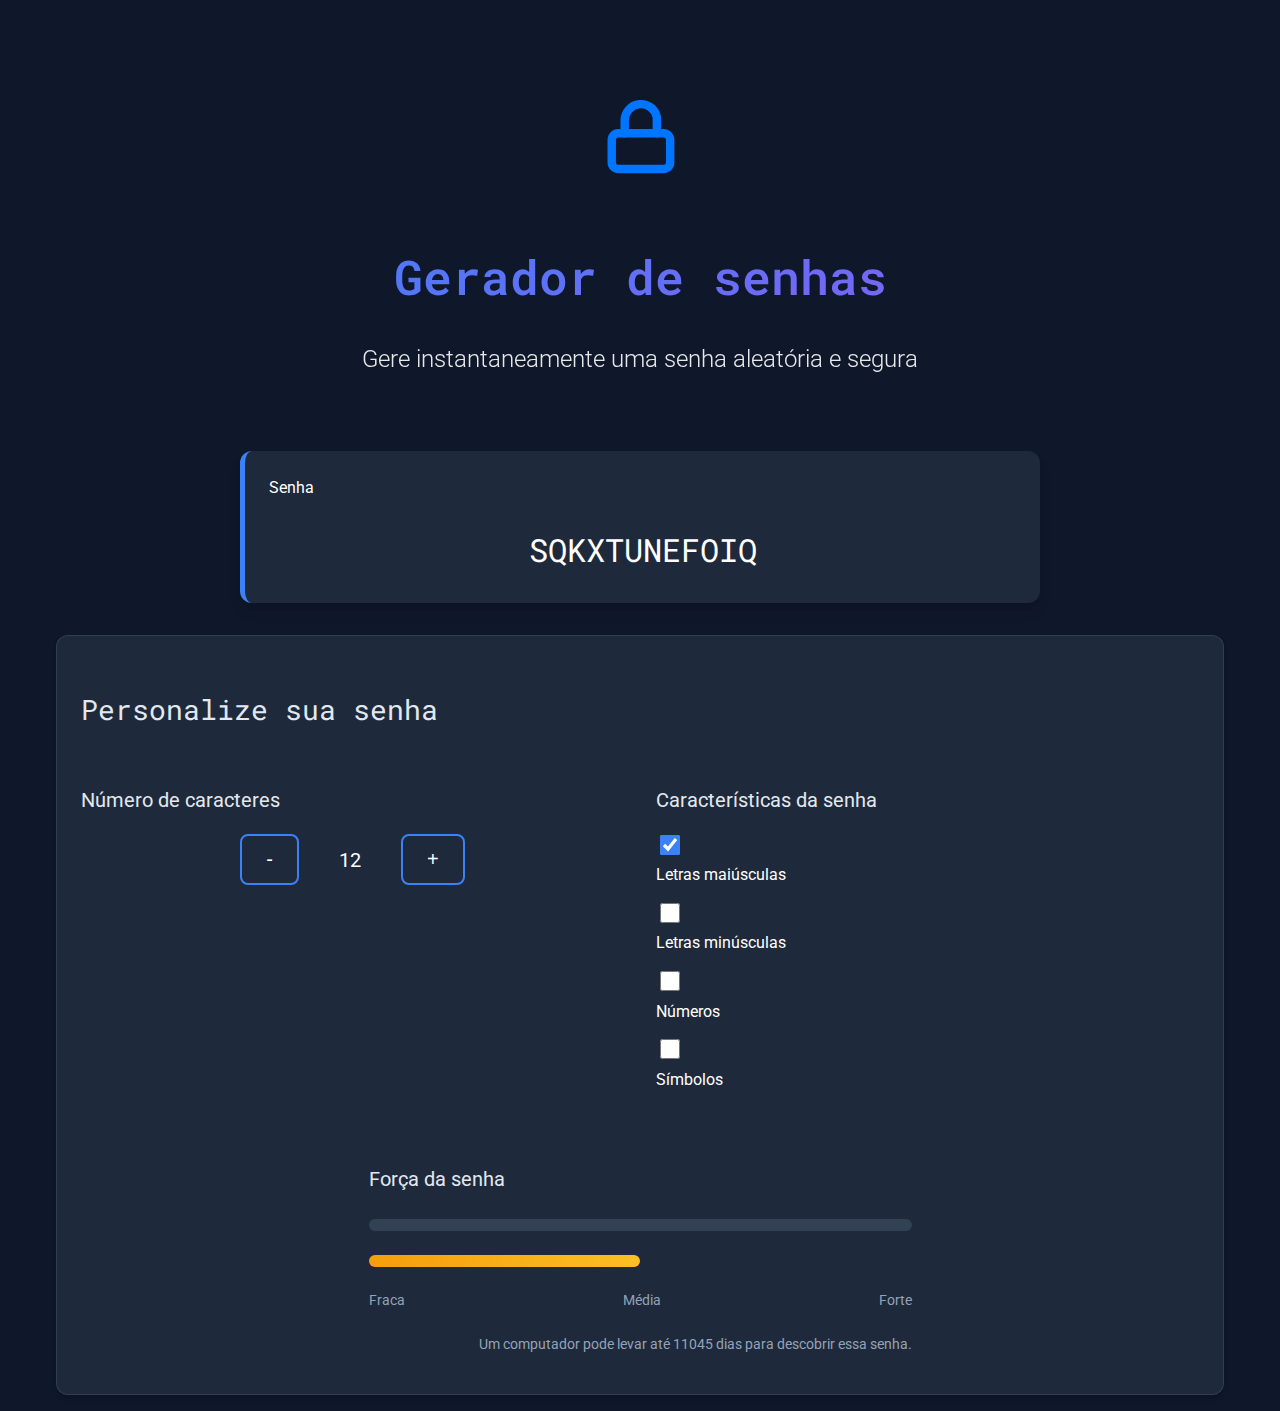
<file: gerador-senha-main/js-gerador-de-senhas-aula9/index.html>
<!DOCTYPE html>
<html lang="pt-br">

<head>
    <meta charset="UTF-8">
    <meta name="viewport" content="width=device-width, initial-scale=1.0">
    <title>Gerador de senha</title>
    <link rel="stylesheet" href="style.css">
</head>

<body>
    <section class="conteudo">
        <div class="conteudo-titulo">
            <img src="unlock.svg" alt="cadeado fechado">
            <h2 class="titulo-principal">Gerador de senhas</h2>
            <h3 class="titulo-secundario">Gere instantaneamente uma senha aleatória e segura</h3>
        </div>
        <div class="conteudo-senha">
            <label for="senha">Senha</label>
            <input name="senha" type="text" id="campo-senha" readonly>
        </div>
        <div class="parametro">
            <h3 class="parametro-titulo">Personalize sua senha</h3>
            <div class="parametro-coluna__senha">
                <div class="parametro-senha">
                    <h4 class="parametro-senha__titulo">Número de caracteres</h4>
                    <div class="parametro-senha-botoes">
                        <button class="parametro-senha__botao">-</button>
                        <p class="parametro-senha__texto">12</p>
                        <button class="parametro-senha__botao">+</button>
                    </div>
                </div>
                <div class="parametro-senha">
                    <h4 class="parametro-senha__titulo">Características da senha</h4>
                    <div class="parametro-senha-checkbox">
                        <input name="maiusculo" type="checkbox" class="checkbox" checked>
                        <label for="maiusculo">Letras maiúsculas</label>
                    </div>
                    <div class="parametro-senha-checkbox">
                        <input name="minusculo" type="checkbox" class="checkbox">
                        <label for="minusculo">Letras minúsculas</label>
                    </div>
                    <div class="parametro-senha-checkbox">
                        <input name="numero" type="checkbox" class="checkbox">
                        <label for="numero">Números</label>
                    </div>
                    <div class="parametro-senha-checkbox">
                        <input name="simbolo" type="checkbox" class="checkbox">
                        <label for="simbolo">Símbolos</label>
                    </div>
                </div>
                <div class="parametro-senha">
                    <h4 class="parametro-senha__titulo">Força da senha</h4>
                    <div class="barra"></div>
                    <div class="forca fraca"></div>
                    <div class="parametro-senha-textos">
                        <p>Fraca</p>
                        <p>Média</p>
                        <p>Forte</p>
                    </div>
                    <p class="entropia"></p>
                </div>
            </div>
        </div>
    </section>
    <script src="main.js"></script>
</body>

</html>
</file>
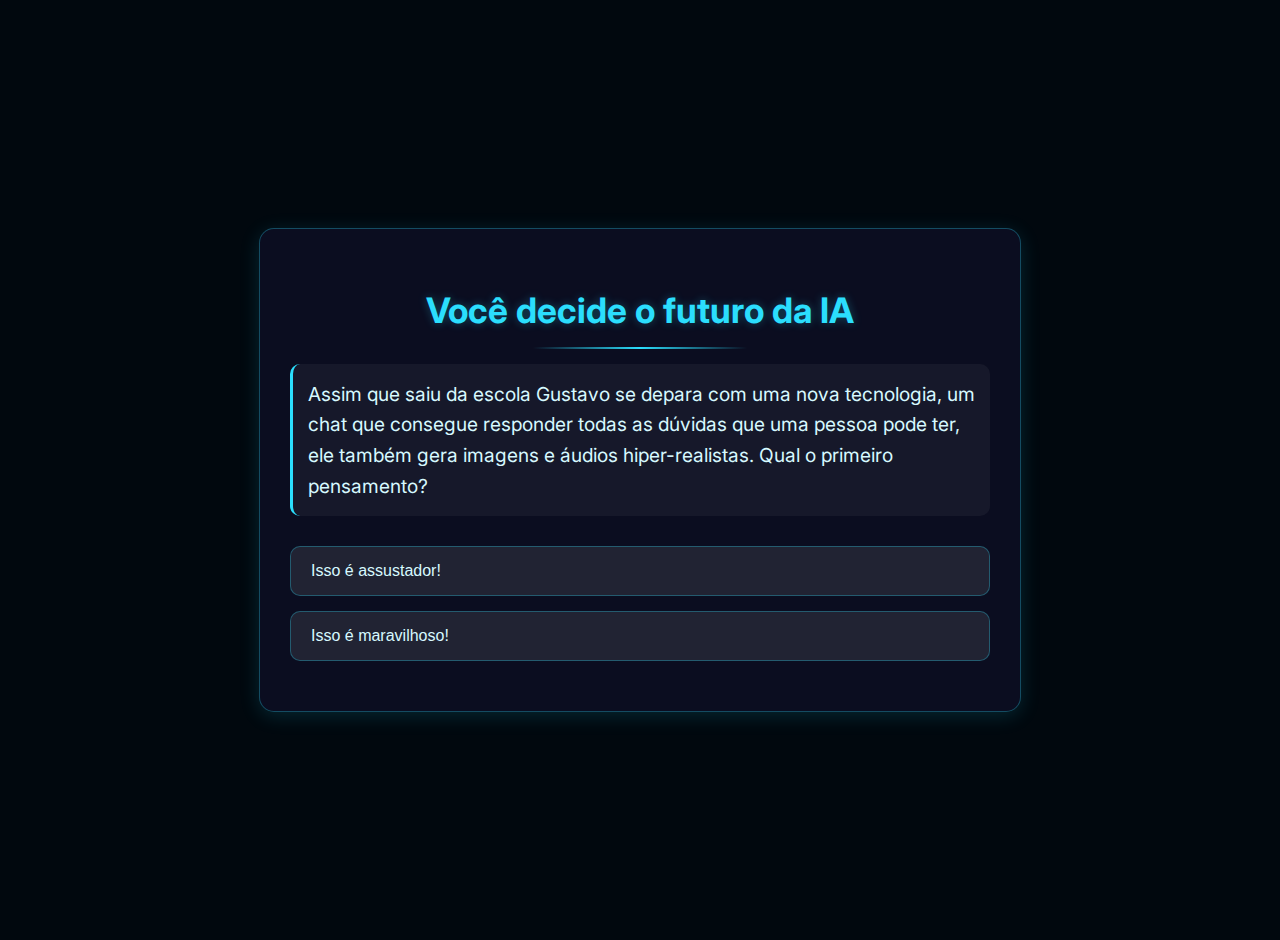
<file: IA-main/tecnicas-computacionais-refletindo-sobre-ia-aula07-4551/index.html>
<!DOCTYPE html>
<html lang="pt-br">

<head>
    <meta charset="UTF-8">
    <meta name="viewport" content="width=device-width, initial-scale=1.0">
    <link rel="stylesheet" href="style.css">
    <title>Você decide o futuro da IA</title>
</head>

<body>
    <div class="caixa-principal">
        <h1>Você decide o futuro da IA</h1>
        <div class="caixa-perguntas"></div>
        <div class="caixa-alternativas"></div>
        <div class="caixa-resultado">
            <p class="texto-resultado"></p>
            <button class="novamente-btn">Jogar novamente</button>
        </div>
    </div>
    <script type="module" src="js/aleatorio.js"></script>
    <script type="module" src="js/perguntas.js"></script>
    <script type="module" src="js/script.js"></script>
</body>

</html>
</file>
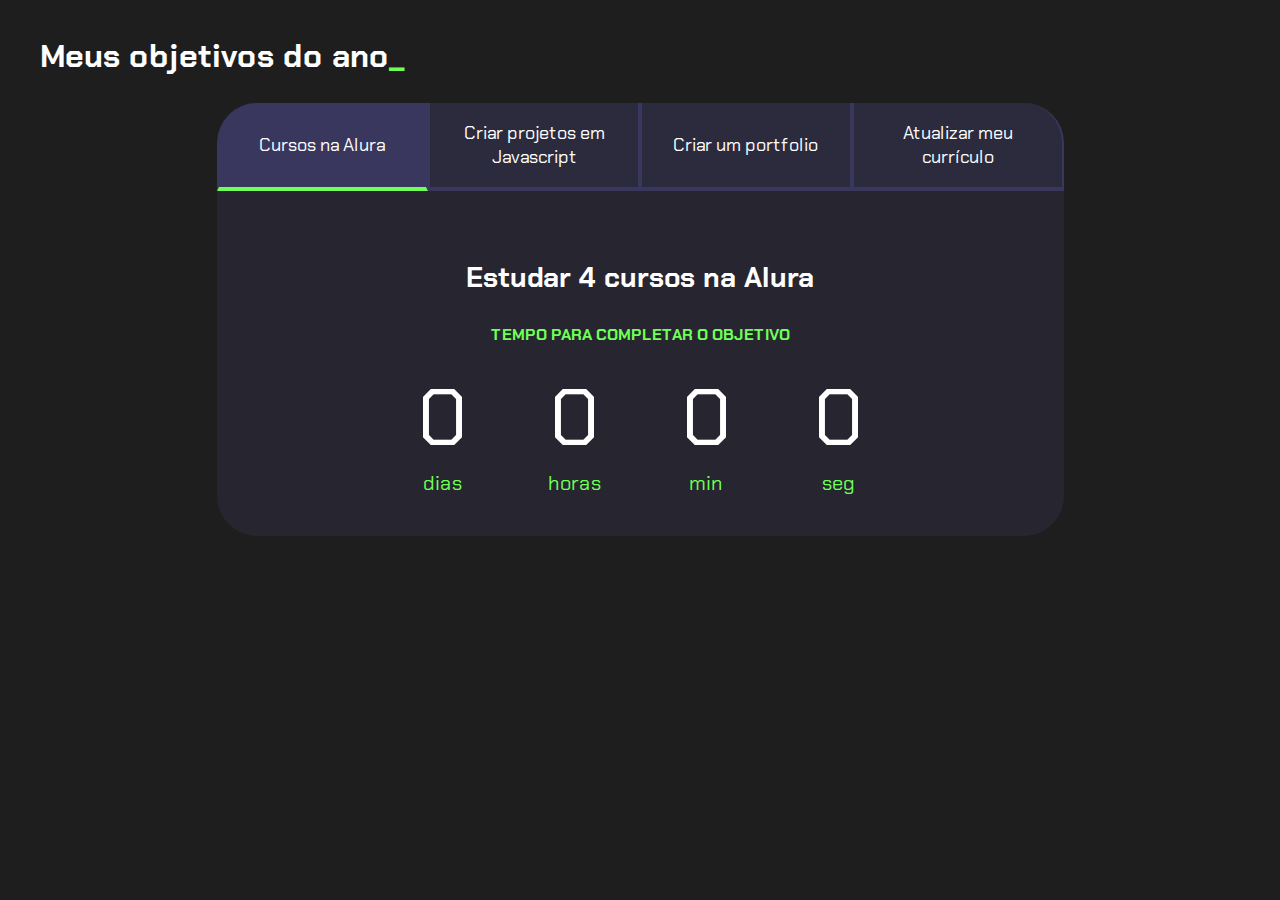
<file: relogio-main/relogio/index.html>
<!DOCTYPE html>
<html lang="pt-br">

<head>
    <meta charset="UTF-8">
    <meta name="viewport" content="width=device-width, initial-scale=1.0">
    <title>Meus objetivos do ano</title>
    <link rel="stylesheet" href="style.css">
</head>

<body>
    <section class="conteudo-principal">
        <h2 class="titulo-principal">Meus objetivos do ano<span>_</span></h2>
        <div class="conteudo">
            <div class="botoes">
                <button class="botao ativo">Cursos na Alura</button>
                <button class="botao">Criar projetos em Javascript</button>
                <button class="botao">Criar um portfolio</button>
                <button class="botao">Atualizar meu currículo</button>
            </div>
            <div class="abas-textos">
                <div class="aba-conteudo ativo">
                    <h3 class="aba-conteudo-titulo-principal">Estudar 4 cursos na Alura</h3>
                    <h4 class="aba-conteudo-titulo-secundario">Tempo para completar o objetivo</h4>
                    <div class="contador">
                        <div class="contador-digito">
                            <p class="contador-digito-numero" id="dias0"></p>
                            <p class="contador-digito-texto">dias</p>
                        </div>
                        <div class="contador-digito">
                            <p class="contador-digito-numero" id="horas0"></p>
                            <p class="contador-digito-texto">horas</p>
                        </div>
                        <div class="contador-digito">
                            <p class="contador-digito-numero" id="min0"></p>
                            <p class="contador-digito-texto">min</p>
                        </div>
                        <div class="contador-digito">
                            <p class="contador-digito-numero" id="seg0"></p>
                            <p class="contador-digito-texto">seg</p>
                        </div>
                    </div>
                </div>
                <div class="aba-conteudo">
                    <h3 class="aba-conteudo-titulo-principal">Criar 5 projetos em Javascript</h3>
                    <h4 class="aba-conteudo-titulo-secundario">Tempo para completar o objetivo</h4>
                    <div class="contador">
                        <div class="contador-digito">
                            <p class="contador-digito-numero" id="dias1"></p>
                            <p class="contador-digito-texto">dias</p>
                        </div>
                        <div class="contador-digito">
                            <p class="contador-digito-numero" id="horas1"></p>
                            <p class="contador-digito-texto">horas</p>
                        </div>
                        <div class="contador-digito">
                            <p class="contador-digito-numero" id="min1"></p>
                            <p class="contador-digito-texto">min</p>
                        </div>
                        <div class="contador-digito">
                            <p class="contador-digito-numero" id="seg1"></p>
                            <p class="contador-digito-texto">seg</p>
                        </div>
                    </div>
                </div>
                <div class="aba-conteudo">
                    <h3 class="aba-conteudo-titulo-principal">Criar um portfolio com os meus 3 melhores projetos</h3>
                    <h4 class="aba-conteudo-titulo-secundario">Tempo para completar o objetivo</h4>
                    <div class="contador">
                        <div class="contador-digito">
                            <p class="contador-digito-numero" id="dias2"></p>
                            <p class="contador-digito-texto">dias</p>
                        </div>
                        <div class="contador-digito">
                            <p class="contador-digito-numero" id="horas2"></p>
                            <p class="contador-digito-texto">horas</p>
                        </div>
                        <div class="contador-digito">
                            <p class="contador-digito-numero" id="min2"></p>
                            <p class="contador-digito-texto">min</p>
                        </div>
                        <div class="contador-digito">
                            <p class="contador-digito-numero" id="seg2"></p>
                            <p class="contador-digito-texto">seg</p>
                        </div>
                    </div>
                </div>
                <div class="aba-conteudo">
                    <h3 class="aba-conteudo-titulo-principal">Atualizar meu curriculo com os certificados da Alura</h3>
                    <h4 class="aba-conteudo-titulo-secundario">Tempo para completar o objetivo</h4>
                    <div class="contador">
                        <div class="contador-digito">
                            <p class="contador-digito-numero" id="dias3"></p>
                            <p class="contador-digito-texto">dias</p>
                        </div>
                        <div class="contador-digito">
                            <p class="contador-digito-numero" id="horas3"></p>
                            <p class="contador-digito-texto">horas</p>
                        </div>
                        <div class="contador-digito">
                            <p class="contador-digito-numero" id="min3"></p>
                            <p class="contador-digito-texto">min</p>
                        </div>
                        <div class="contador-digito">
                            <p class="contador-digito-numero" id="seg3"></p>
                            <p class="contador-digito-texto">seg</p>
                        </div>
                    </div>
                </div>
            </div>
        </div>
    </section>
    <script src="main.js"></script>
</body>

</html>
</file>
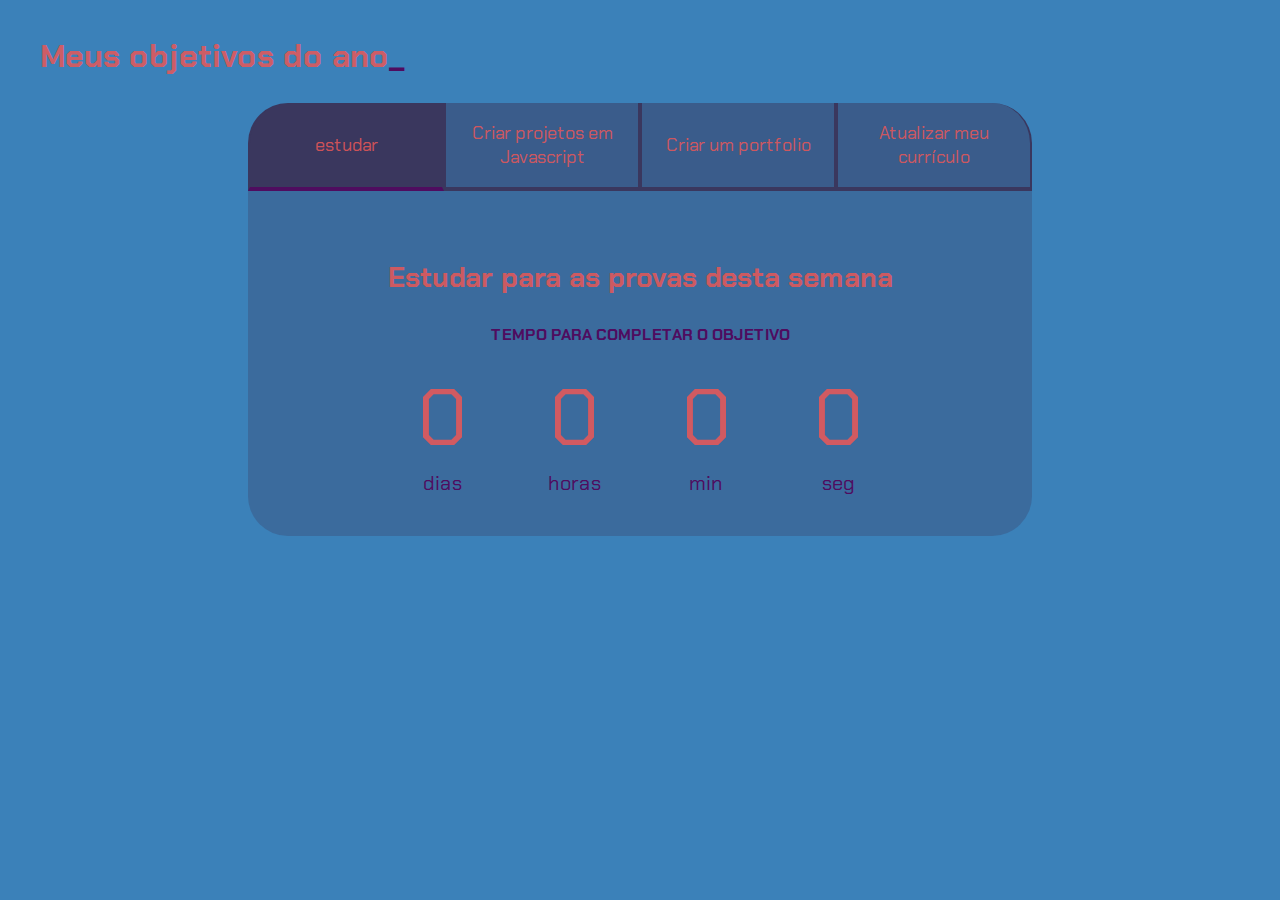
<file: relogio-main/relogio-main/relogio/index.html>
<!DOCTYPE html>
<html lang="pt-br">

<head>
    <meta charset="UTF-8">
    <meta name="viewport" content="width=device-width, initial-scale=1.0">
    <title>Meus objetivos do ano</title>
    <link rel="stylesheet" href="style.css">
</head>

<body>
    <section class="conteudo-principal">
        <h2 class="titulo-principal">Meus objetivos do ano<span>_</span></h2>
        <div class="conteudo">
            <div class="botoes">
                <button class="botao ativo">estudar</button>
                <button class="botao">Criar projetos em Javascript</button>
                <button class="botao">Criar um portfolio</button>
                <button class="botao">Atualizar meu currículo</button>
            </div>
            <div class="abas-textos">
                <div class="aba-conteudo ativo">
                    <h3 class="aba-conteudo-titulo-principal">Estudar para as provas desta semana </h3>
                    <h4 class="aba-conteudo-titulo-secundario">Tempo para completar o objetivo</h4>
                    <div class="contador">
                        <div class="contador-digito">
                            <p class="contador-digito-numero" id="dias0"></p>
                            <p class="contador-digito-texto">dias</p>
                        </div>
                        <div class="contador-digito">
                            <p class="contador-digito-numero" id="horas0"></p>
                            <p class="contador-digito-texto">horas</p>
                        </div>
                        <div class="contador-digito">
                            <p class="contador-digito-numero" id="min0"></p>
                            <p class="contador-digito-texto">min</p>
                        </div>
                        <div class="contador-digito">
                            <p class="contador-digito-numero" id="seg0"></p>
                            <p class="contador-digito-texto">seg</p>
                        </div>
                    </div>
                </div>
                <div class="aba-conteudo">
                    <h3 class="aba-conteudo-titulo-principal">Criar 5 projetos em Javascript</h3>
                    <h4 class="aba-conteudo-titulo-secundario">Tempo para completar o objetivo</h4>
                    <div class="contador">
                        <div class="contador-digito">
                            <p class="contador-digito-numero" id="dias1"></p>
                            <p class="contador-digito-texto">dias</p>
                        </div>
                        <div class="contador-digito">
                            <p class="contador-digito-numero" id="horas1"></p>
                            <p class="contador-digito-texto">horas</p>
                        </div>
                        <div class="contador-digito">
                            <p class="contador-digito-numero" id="min1"></p>
                            <p class="contador-digito-texto">min</p>
                        </div>
                        <div class="contador-digito">
                            <p class="contador-digito-numero" id="seg1"></p>
                            <p class="contador-digito-texto">seg</p>
                        </div>
                    </div>
                </div>
                <div class="aba-conteudo">
                    <h3 class="aba-conteudo-titulo-principal">Criar um portfolio com os meus 3 melhores projetos</h3>
                    <h4 class="aba-conteudo-titulo-secundario">Tempo para completar o objetivo</h4>
                    <div class="contador">
                        <div class="contador-digito">
                            <p class="contador-digito-numero" id="dias2"></p>
                            <p class="contador-digito-texto">dias</p>
                        </div>
                        <div class="contador-digito">
                            <p class="contador-digito-numero" id="horas2"></p>
                            <p class="contador-digito-texto">horas</p>
                        </div>
                        <div class="contador-digito">
                            <p class="contador-digito-numero" id="min2"></p>
                            <p class="contador-digito-texto">min</p>
                        </div>
                        <div class="contador-digito">
                            <p class="contador-digito-numero" id="seg2"></p>
                            <p class="contador-digito-texto">seg</p>
                        </div>
                    </div>
                </div>
                <div class="aba-conteudo">
                    <h3 class="aba-conteudo-titulo-principal">Atualizar meu curriculo com os certificados da Alura</h3>
                    <h4 class="aba-conteudo-titulo-secundario">Tempo para completar o objetivo</h4>
                    <div class="contador">
                        <div class="contador-digito">
                            <p class="contador-digito-numero" id="dias3"></p>
                            <p class="contador-digito-texto">dias</p>
                        </div>
                        <div class="contador-digito">
                            <p class="contador-digito-numero" id="horas3"></p>
                            <p class="contador-digito-texto">horas</p>
                        </div>
                        <div class="contador-digito">
                            <p class="contador-digito-numero" id="min3"></p>
                            <p class="contador-digito-texto">min</p>
                        </div>
                        <div class="contador-digito">
                            <p class="contador-digito-numero" id="seg3"></p>
                            <p class="contador-digito-texto">seg</p>
                        </div>
                    </div>
                </div>
            </div>
        </div>
    </section>
    <script src="main.js"></script>
</body>

</html>
</file>
<file: gerador-senha-main/js-gerador-de-senhas-aula9/style.css>
@import url('https://fonts.googleapis.com/css2?family=Roboto:wght@300;400;500;700&family=Roboto+Mono:wght@400;600&display=swap');

:root {
    --branco: #ffffff;
    --cor-de-fundo: #0f172a;
    --fundo-senha: #1e293b;
    --fundo-texto: #1e293b;
    --borda: #3b82f6;
    --borda-hover: #60a5fa;
    --roboto: 'Roboto', sans-serif;
    --roboto-mono: 'Roboto Mono', monospace;
    --gradiente: linear-gradient(135deg, #3b82f6 0%, #8b5cf6 100%);
}

* {
    font-weight: 400;
    box-sizing: border-box;
}

body {
    color: var(--branco);
    background-color: var(--cor-de-fundo);
    font-family: var(--roboto);
    line-height: 1.6;
    padding: 0;
    margin: 0;
}

.titulo-principal {
    font-family: var(--roboto-mono);
    font-size: 2.5rem;
    font-weight: 600;
    margin-bottom: 0.5rem;
    background: var(--gradiente);
    -webkit-background-clip: text;
    background-clip: text;
    color: transparent;
}

.titulo-secundario {
    font-size: 1.25rem;
    font-weight: 300;
    opacity: 0.9;
}

.conteudo-titulo {
    text-align: center;
    margin-top: 2rem;
    padding: 1rem;
}

.conteudo-titulo img {
    width: 80px;
    height: 80px;
    margin-bottom: 1rem;
}

.conteudo-senha {
    margin: 2rem auto;
    background: var(--fundo-senha);
    padding: 1.5rem;
    border-radius: 12px;
    border-left: 5px solid var(--borda);
    box-shadow: 0 10px 15px -3px rgba(0, 0, 0, 0.1), 0 4px 6px -2px rgba(0, 0, 0, 0.05);
    max-width: 800px;
    transition: transform 0.3s ease;
}

.conteudo-senha:hover {
    transform: translateY(-3px);
}

#campo-senha {
    background-color: transparent;
    border: none;
    color: var(--branco);
    font-family: var(--roboto-mono);
    font-size: 2rem;
    width: 100%;
    text-align: center;
    padding: 0.5rem;
    margin-top: 0.5rem;
}

.conteudo {
    max-width: 1200px;
    margin: 0 auto;
    padding: 1rem;
}

.parametro {
    background-color: var(--fundo-texto);
    border-radius: 12px;
    margin-top: 2rem;
    padding: 1.5rem;
    box-shadow: 0 4px 6px -1px rgba(0, 0, 0, 0.1), 0 2px 4px -1px rgba(0, 0, 0, 0.06);
    border: 1px solid rgba(255, 255, 255, 0.1);
}

.parametro-titulo {
    font-family: var(--roboto-mono);
    font-size: 1.75rem;
    margin-bottom: 1.5rem;
    color: #e2e8f0;
}

.parametro-senha__titulo {
    font-size: 1.25rem;
    margin-bottom: 1rem;
    color: #e2e8f0;
}

.parametro-coluna__senha {
    display: flex;
    flex-direction: column;
    justify-content: center;
    gap: 2rem;
}

.parametro-senha {
    width: 100%;
}

.parametro-senha-botoes {
    display: flex;
    justify-content: center;
    align-items: center;
    margin-top: 1rem;
}

.parametro-senha__botao {
    background-color: transparent;
    color: var(--branco);
    border: 2px solid var(--borda);
    border-radius: 8px;
    padding: 0.75rem 1.5rem;
    font-size: 1.25rem;
    cursor: pointer;
    transition: all 0.3s ease;
}

.parametro-senha__botao:hover {
    background-color: rgba(59, 130, 246, 0.1);
    border-color: var(--borda-hover);
}

.parametro-senha__texto {
    padding: 0.75rem 1.5rem;
    margin: 0 1rem;
    font-size: 1.25rem;
    min-width: 60px;
    text-align: center;
}

label {
    font-size: 1rem;
    display: flex;
    align-items: center;
    gap: 0.5rem;
    margin-bottom: 0.75rem;
    cursor: pointer;
    transition: color 0.3s ease;
}

label:hover {
    color: #e2e8f0;
}

.checkbox {
    width: 20px;
    height: 20px;
    cursor: pointer;
    accent-color: var(--borda);
}

.barra {
    background-color: #334155;
    height: 12px;
    width: 100%;
    border-radius: 6px;
    margin: 1.5rem 0;
    overflow: hidden;
}

.forca {
    height: 12px;
    border-radius: 6px;
    transition: width 0.5s ease;
}

.fraca {
    width: 25%;
    background: linear-gradient(90deg, #ef4444, #f87171);
}

.media {
    width: 50%;
    background: linear-gradient(90deg, #f59e0b, #fbbf24);
}

.forte {
    width: 100%;
    background: linear-gradient(90deg, #10b981, #34d399);
}

.parametro-senha-textos {
    display: flex;
    justify-content: space-between;
    font-size: 0.875rem;
    color: #94a3b8;
    margin-top: 0.5rem;
}

.entropia {
    text-align: right;
    font-size: 0.875rem;
    color: #94a3b8;
    margin-top: 0.5rem;
}

@media screen and (min-width: 768px) {
    .parametro-coluna__senha {
        flex-direction: row;
        flex-wrap: wrap;
    }
    
    .parametro-senha {
        width: calc(50% - 1rem);
    }
    
    .conteudo-titulo {
        margin-top: 4rem;
    }
    
    .titulo-principal {
        font-size: 3rem;
    }
    
    .titulo-secundario {
        font-size: 1.5rem;
    }
}
</file>
<file: IA-main/tecnicas-computacionais-refletindo-sobre-ia-aula07-4551/style.css>
@import url('https://fonts.googleapis.com/css2?family=Chakra+Petch:ital,wght@0,300;0,400;0,500;0,600;0,700;1,300;1,400;1,500;1,600;1,700&family=Inter:wght@100;200;300;400;500;600;700;800;900&display=swap');

:root {
    --cor-fundo: #01080E;
    --cor-principal: #0B0D20;
    --cor-secundaria: #212333;
    --cor-destaque: #2BDEFD;
    --cor-texto: #D7F9FF;
    --cor-borda: rgba(43, 222, 253, 0.3);
    --sombra: 0 4px 20px rgba(43, 222, 253, 0.15);
    --transicao: all 0.3s ease;
}
  
body {
    background-color: var(--cor-fundo);
    color: var(--cor-texto);
    font-family: 'Inter', sans-serif;
    display: flex;
    justify-content: center;
    align-items: center;
    min-height: 100vh;
    margin: 0;
    padding: 20px;
    line-height: 1.6;
}

.caixa-principal {
    background-color: var(--cor-principal);
    width: 90%;
    max-width: 700px;
    text-align: center;
    padding: 30px;
    border-radius: 15px;
    box-shadow: var(--sombra);
    border: 1px solid var(--cor-borda);
    position: relative;
    overflow: hidden;
}

.caixa-principal::before {
    content: "";
    position: absolute;
    top: -50%;
    left: -50%;
    width: 200%;
    height: 200%;
    background: radial-gradient(circle, rgba(43, 222, 253, 0.05) 0%, transparent 70%);
    z-index: -1;
    animation: float 15s infinite linear;
}

@keyframes float {
    0% { transform: translate(0, 0); }
    25% { transform: translate(5%, 5%); }
    50% { transform: translate(10%, 0); }
    75% { transform: translate(5%, -5%); }
    100% { transform: translate(0, 0); }
}

h1 {
    color: var(--cor-destaque);
    font-size: 2.2rem;
    margin-bottom: 25px;
    font-weight: 700;
    text-shadow: 0 0 10px rgba(43, 222, 253, 0.3);
    position: relative;
    display: inline-block;
}

h1::after {
    content: "";
    position: absolute;
    bottom: -10px;
    left: 50%;
    transform: translateX(-50%);
    width: 50%;
    height: 2px;
    background: linear-gradient(90deg, transparent, var(--cor-destaque), transparent);
}

.caixa-perguntas {
    font-size: 1.2rem;
    margin-bottom: 30px;
    padding: 15px;
    background-color: rgba(33, 35, 51, 0.5);
    border-radius: 10px;
    border-left: 3px solid var(--cor-destaque);
    text-align: left;
    min-height: 80px;
    display: flex;
    align-items: center;
}

.caixa-alternativas {
    display: flex;
    flex-direction: column;
    gap: 15px;
    margin-bottom: 20px;
}

button {
    background-color: var(--cor-secundaria);
    color: var(--cor-texto);
    border: none;
    border-radius: 10px;
    padding: 15px 20px;
    transition: var(--transicao);
    font-size: 1rem;
    cursor: pointer;
    text-align: left;
    position: relative;
    overflow: hidden;
    border: 1px solid var(--cor-borda);
}

button::before {
    content: "";
    position: absolute;
    top: 0;
    left: -100%;
    width: 100%;
    height: 100%;
    background: linear-gradient(90deg, transparent, rgba(43, 222, 253, 0.2), transparent);
    transition: var(--transicao);
}

button:hover {
    background-color: var(--cor-destaque);
    color: var(--cor-principal);
    transform: translateY(-3px);
    box-shadow: 0 5px 15px rgba(43, 222, 253, 0.3);
}

button:hover::before {
    left: 100%;
}

.caixa-resultado {
    display: none;
    padding: 20px;
    background-color: rgba(33, 35, 51, 0.7);
    border-radius: 10px;
    margin-top: 20px;
    border-left: 3px solid var(--cor-destaque);
    text-align: left;
}

.caixa-resultado.mostrar {
    display: block;
    animation: fadeIn 0.5s ease;
}

@keyframes fadeIn {
    from { opacity: 0; transform: translateY(20px); }
    to { opacity: 1; transform: translateY(0); }
}

.texto-resultado {
    margin-bottom: 20px;
    font-size: 1.1rem;
}

.novamente-btn {
    background-color: var(--cor-destaque);
    color: var(--cor-principal);
    font-weight: 600;
    padding: 12px 25px;
    margin: 0 auto;
    display: block;
    width: fit-content;
}

.novamente-btn:hover {
    background-color: var(--cor-texto);
    transform: scale(1.05);
}

/* Efeitos de foco e responsividade */
button:focus {
    outline: none;
    box-shadow: 0 0 0 3px rgba(43, 222, 253, 0.5);
}

@media (max-width: 600px) {
    .caixa-principal {
        padding: 20px;
        width: 95%;
    }
    
    h1 {
        font-size: 1.8rem;
    }
    
    .caixa-perguntas {
        font-size: 1rem;
    }
    
    button {
        padding: 12px 15px;
        font-size: 0.9rem;
    }
}
</file>
<file: relogio-main/relogio/style.css>
@import url('https://fonts.googleapis.com/css2?family=Chakra+Petch:wght@400;700&display=swap');

:root {
    --cor-de-fundo: #1E1E1E;
    --verde: #6FFF57;
    --branco: #FFFFFF;
    --botao-ativo: #3A375E;
    --botao-inativo: rgba(58, 55, 94, 0.5);
    --texto-fundo: rgba(58, 55, 94, 0.3);
}

body {
    background-color: var(--cor-de-fundo);
    color: var(--branco);
    font-family: 'Chakra Petch', sans-serif;
}


.conteudo-principal {
    display: flex;
    flex-direction: column;
    justify-content: center;
    align-items: center;
    max-width: 1200px;
    width: 100%;
    margin: 0 auto;
}

.titulo-principal {
    text-align: left;
    width: 100%;
    font-size: 32px;
}

.titulo-principal span {
    color: var(--verde);
}


.botao {
    font-family: 'Chakra Petch', sans-serif;
    background-color: var(--botao-inativo);
    color: var(--branco);
    display: flex;
    justify-content: center;
    padding: 1em;
    font-size: 18px;
    align-items: center;
    width: 100%;
    border-bottom: 4px solid var(--botao-ativo);
    border-left: 2px solid var(--botao-ativo);
    border-right: 2px solid var(--botao-ativo);
    border-top: none;
}

.botao:first-child {
    border-radius: 40px 40px 0 0;
}

.botoes {
    display: block;
}

.botao.ativo {
    background-color: var(--botao-ativo);
    border-bottom: 4px solid var(--verde);
}

.abas-textos {
    background-color: var(--texto-fundo);
    padding: 40px;
    border-radius: 0 0 40px 40px;
}

.aba-conteudo.ativo {
    display: block;
}

.aba-conteudo {
    display: none;
}

.aba-conteudo-titulo-principal {
    font-size: 28px;
    text-align: center;
}

.aba-conteudo-titulo-secundario {
    text-align: center;
    color: var(--verde);
    text-transform: uppercase;
}

.contador {
    display: flex;
    justify-content: center;
    flex-wrap: wrap;
}

.contador-digito {
    padding: 0 16px;
    text-align: center;
    min-width: 100px;
}

.contador-digito-numero {
    font-size: 80px;
    margin: 0;

}

.contador-digito-texto {
    color: var(--verde);
    font-size: 20px;
    margin: 0;

}

@media screen and (min-width: 768px) {
    .botoes {
        display: flex;
    }

    .botao:first-child {
        border-radius: 40px 0 0 0;
    }

    .botao:last-child {
        border-radius: 0 40px 0 0;
    }
}
</file>
<file: relogio-main/relogio-main/relogio/style.css>
@import url('https://fonts.googleapis.com/css2?family=Chakra+Petch:wght@400;700&display=swap');

:root {
    --cor-de-fundo: #3b81b9;
    --verde: #4f0c5f;
    --branco: #e95757dc;
    --botao-ativo: #3A375E;
    --botao-inativo: rgba(58, 55, 94, 0.5);
    --texto-fundo: rgba(58, 55, 94, 0.3);
}

body {
    background-color: var(--cor-de-fundo);
    color: var(--branco);
    font-family: 'Chakra Petch', sans-serif;
}


.conteudo-principal {
    display: flex;
    flex-direction: column;
    justify-content: center;
    align-items: center;
    max-width: 1200px;
    width: 100%;
    margin: 0 auto;
}

.titulo-principal {
    text-align: left;
    width: 100%;
    font-size: 32px;
}

.titulo-principal span {
    color: var(--verde);
}


.botao {
    font-family: 'Chakra Petch', sans-serif;
    background-color: var(--botao-inativo);
    color: var(--branco);
    display: flex;
    justify-content: center;
    padding: 1em;
    font-size: 18px;
    align-items: center;
    width: 100%;
    border-bottom: 4px solid var(--botao-ativo);
    border-left: 2px solid var(--botao-ativo);
    border-right: 2px solid var(--botao-ativo);
    border-top: none;
}

.botao:first-child {
    border-radius: 40px 40px 0 0;
}

.botoes {
    display: block;
}

.botao.ativo {
    background-color: var(--botao-ativo);
    border-bottom: 4px solid var(--verde);
}

.abas-textos {
    background-color: var(--texto-fundo);
    padding: 40px;
    border-radius: 0 0 40px 40px;
}

.aba-conteudo.ativo {
    display: block;
}

.aba-conteudo {
    display: none;
}

.aba-conteudo-titulo-principal {
    font-size: 28px;
    text-align: center;
}

.aba-conteudo-titulo-secundario {
    text-align: center;
    color: var(--verde);
    text-transform: uppercase;
}

.contador {
    display: flex;
    justify-content: center;
    flex-wrap: wrap;
}

.contador-digito {
    padding: 0 16px;
    text-align: center;
    min-width: 100px;
}

.contador-digito-numero {
    font-size: 80px;
    margin: 0;

}

.contador-digito-texto {
    color: var(--verde);
    font-size: 20px;
    margin: 0;

}

@media screen and (min-width: 768px) {
    .botoes {
        display: flex;
    }

    .botao:first-child {
        border-radius: 40px 0 0 0;
    }

    .botao:last-child {
        border-radius: 0 40px 0 0;
    }
}
</file>
